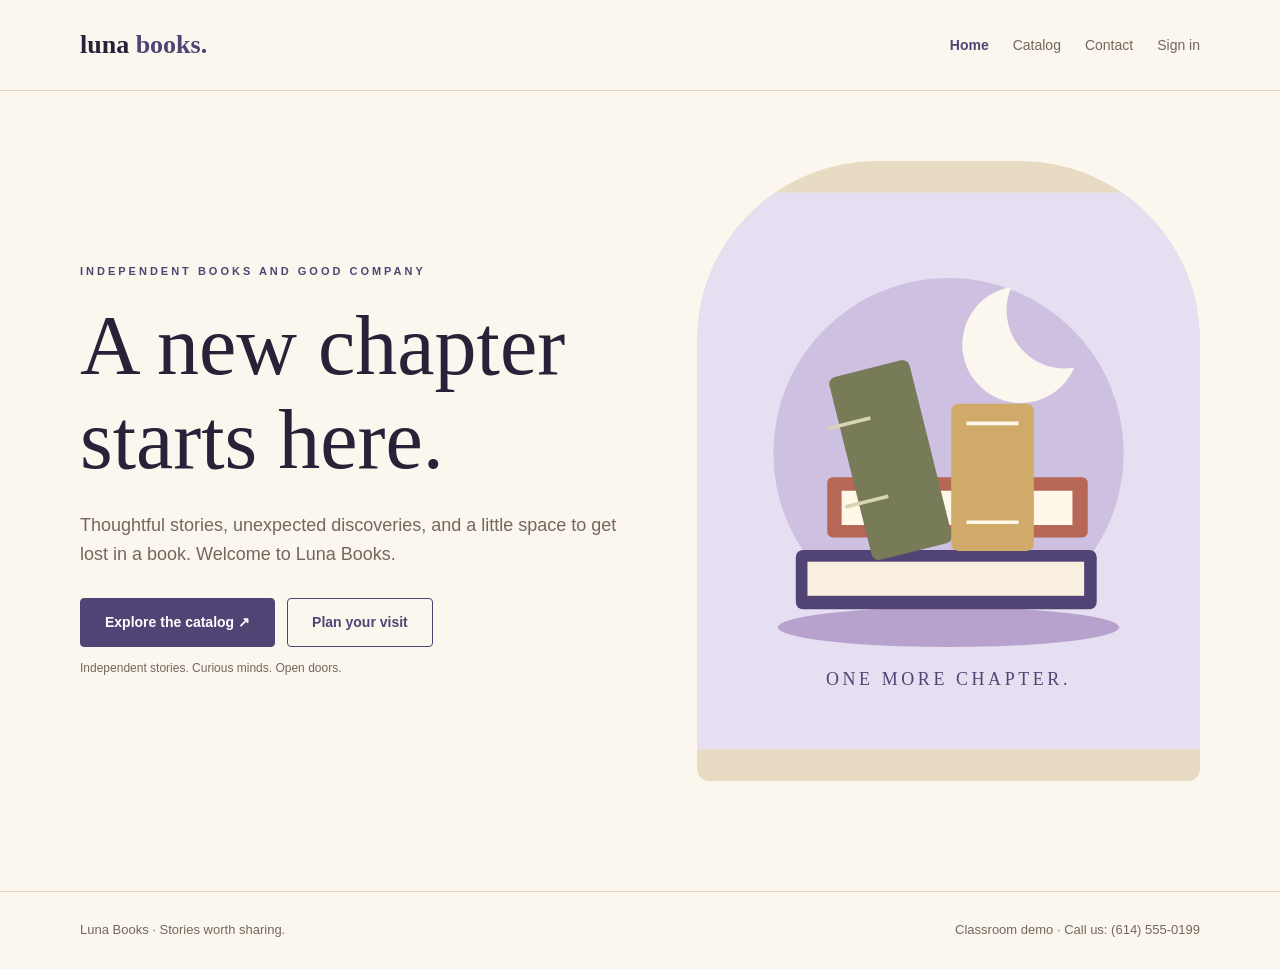
<file: index.html>
<!DOCTYPE html><html lang="en"><head><meta charset="UTF-8"><meta name="viewport" content="width=device-width, initial-scale=1"><meta name="description" content="Luna Books classroom website. Explore our book catalog and discover your next read."><title>Home | Luna Books</title><link rel="stylesheet" href="css/styles.css"></head><body><a class="skip-link" href="#main">Skip to content</a><header class="site-header"><nav class="wrap nav" aria-label="Main navigation"><a class="brand" href="index.html">luna<span> books.</span></a><div class="nav-links"><a href="index.html" aria-current="page">Home</a><a href="pages/catalog.html">Catalog</a><a href="pages/contact.html">Contact</a><a href="pages/login.html">Sign in</a></div></nav></header><main id="main" class="wrap"><section class="hero"><div><p class="eyebrow">Independent books and good company</p><h1>A new chapter<br>starts here.</h1><p class="intro">Thoughtful stories, unexpected discoveries, and a little space to get lost in a book. Welcome to Luna Books.</p><div class="actions"><a class="btn" href="pages/catalog.html">Explore the catalog ↗</a><a class="btn secondary" href="pages/contact.html">Plan your visit</a></div><p class="small-note">Independent stories. Curious minds. Open doors.</p></div><img class="hero-art" src="assets/images/books.svg" alt="Illustration of colorful books and a crescent moon" width="560" height="620"></section></main><footer class="site-footer"><div class="wrap footer-content"><span>Luna Books · Stories worth sharing.</span><span>Classroom demo · Call us: (614) 555-0199</span></div></footer></body></html>
</file>
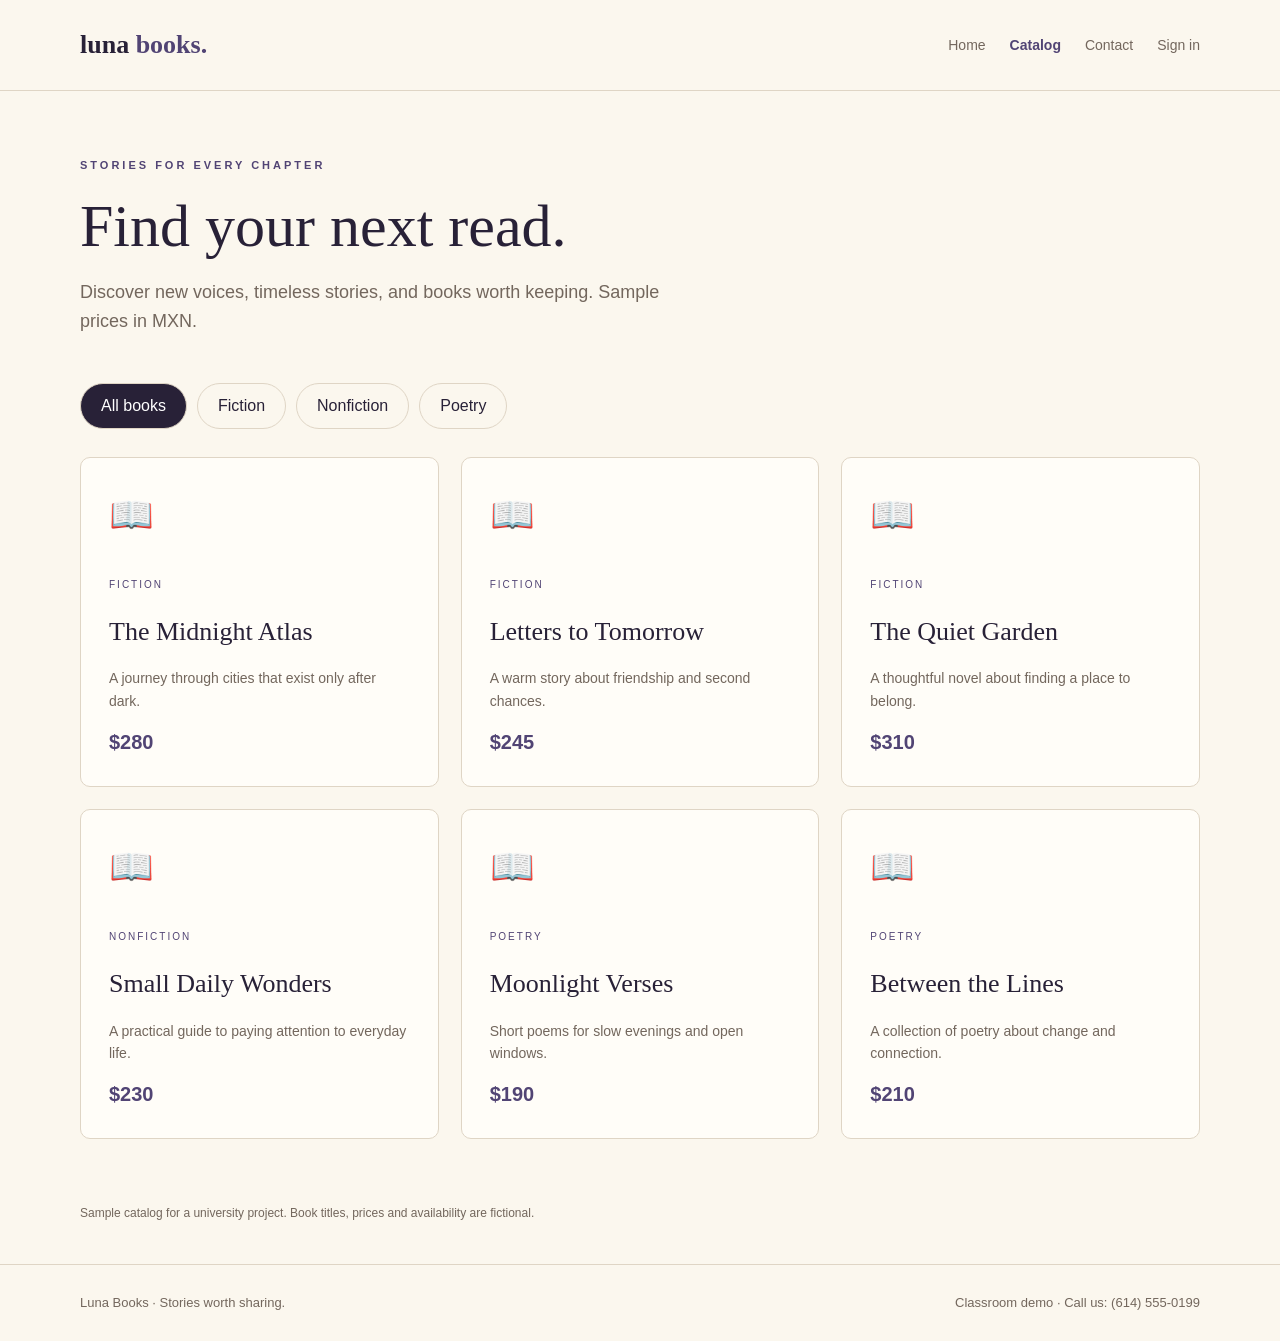
<file: pages/catalog.html>
<!DOCTYPE html><html lang="en"><head><meta charset="UTF-8"><meta name="viewport" content="width=device-width, initial-scale=1"><meta name="description" content="Luna Books classroom website. Explore our book catalog and discover your next read."><title>Catalog | Luna Books</title><link rel="stylesheet" href="../css/styles.css"></head><body><a class="skip-link" href="#main">Skip to content</a><header class="site-header"><nav class="wrap nav" aria-label="Main navigation"><a class="brand" href="../index.html">luna<span> books.</span></a><div class="nav-links"><a href="../index.html">Home</a><a href="catalog.html" aria-current="page">Catalog</a><a href="contact.html">Contact</a><a href="login.html">Sign in</a></div></nav></header><main id="main" class="wrap"><header class="page-head"><p class="eyebrow">Stories for every chapter</p><h1>Find your next read.</h1><p class="intro">Discover new voices, timeless stories, and books worth keeping. Sample prices in MXN.</p></header><div class="filters" role="group" aria-label="Filter books"><button type="button" data-filter="all" aria-pressed="true">All books</button><button type="button" data-filter="fiction" aria-pressed="false">Fiction</button><button type="button" data-filter="nonfiction" aria-pressed="false">Nonfiction</button><button type="button" data-filter="poetry" aria-pressed="false">Poetry</button></div><section class="cards" aria-label="Book catalog"><article class="card" data-category="fiction"><div class="book-icon" aria-hidden="true">📖</div><span class="tag">fiction</span><h2 style="font-size:26px">The Midnight Atlas</h2><p>A journey through cities that exist only after dark.</p><span class="price">$280</span></article><article class="card" data-category="fiction"><div class="book-icon" aria-hidden="true">📖</div><span class="tag">fiction</span><h2 style="font-size:26px">Letters to Tomorrow</h2><p>A warm story about friendship and second chances.</p><span class="price">$245</span></article><article class="card" data-category="fiction"><div class="book-icon" aria-hidden="true">📖</div><span class="tag">fiction</span><h2 style="font-size:26px">The Quiet Garden</h2><p>A thoughtful novel about finding a place to belong.</p><span class="price">$310</span></article><article class="card" data-category="nonfiction"><div class="book-icon" aria-hidden="true">📖</div><span class="tag">nonfiction</span><h2 style="font-size:26px">Small Daily Wonders</h2><p>A practical guide to paying attention to everyday life.</p><span class="price">$230</span></article><article class="card" data-category="poetry"><div class="book-icon" aria-hidden="true">📖</div><span class="tag">poetry</span><h2 style="font-size:26px">Moonlight Verses</h2><p>Short poems for slow evenings and open windows.</p><span class="price">$190</span></article><article class="card" data-category="poetry"><div class="book-icon" aria-hidden="true">📖</div><span class="tag">poetry</span><h2 style="font-size:26px">Between the Lines</h2><p>A collection of poetry about change and connection.</p><span class="price">$210</span></article></section><p class="small-note">Sample catalog for a university project. Book titles, prices and availability are fictional.</p></main><footer class="site-footer"><div class="wrap footer-content"><span>Luna Books · Stories worth sharing.</span><span>Classroom demo · Call us: (614) 555-0199</span></div></footer><script src="../js/main.js" defer></script></body></html>
</file>
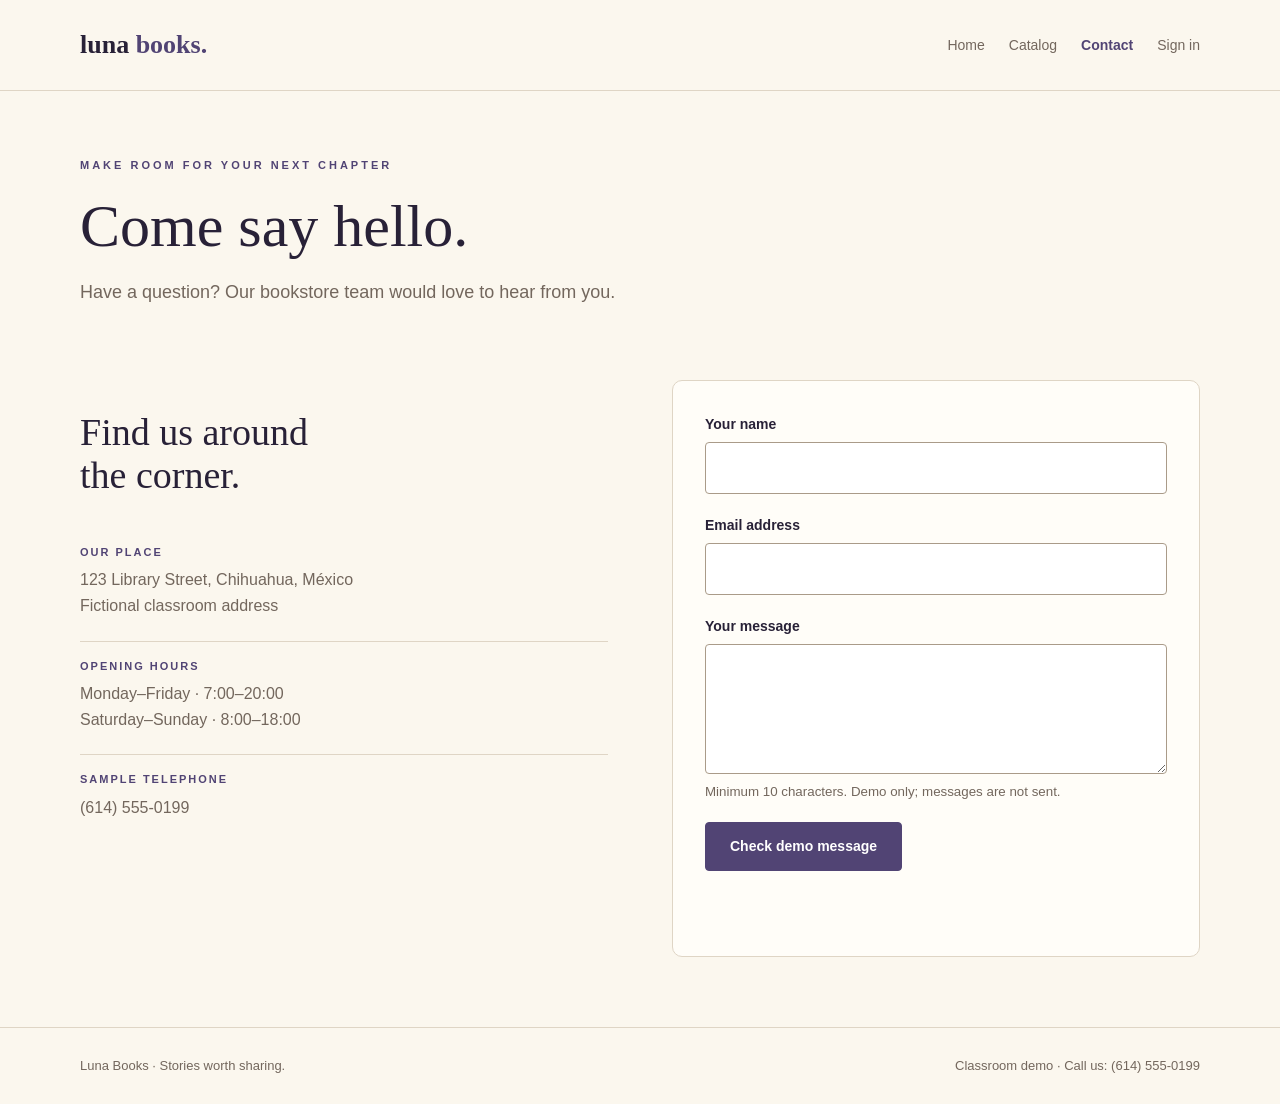
<file: pages/contact.html>
<!DOCTYPE html><html lang="en"><head><meta charset="UTF-8"><meta name="viewport" content="width=device-width, initial-scale=1"><meta name="description" content="Luna Books classroom website. Explore our book catalog and discover your next read."><title>Contact | Luna Books</title><link rel="stylesheet" href="../css/styles.css"><link rel="stylesheet" href="../css/contact.css"></head><body><a class="skip-link" href="#main">Skip to content</a><header class="site-header"><nav class="wrap nav" aria-label="Main navigation"><a class="brand" href="../index.html">luna<span> books.</span></a><div class="nav-links"><a href="../index.html">Home</a><a href="catalog.html">Catalog</a><a href="contact.html" aria-current="page">Contact</a><a href="login.html">Sign in</a></div></nav></header><main id="main" class="wrap"><header class="page-head"><p class="eyebrow">Make room for your next chapter</p><h1>Come say hello.</h1><p class="intro">Have a question? Our bookstore team would love to hear from you.</p></header><section class="split"><div><h2>Find us around<br>the corner.</h2><div class="detail"><strong>Our place</strong><p>123 Library Street, Chihuahua, México<br>Fictional classroom address</p></div><div class="detail"><strong>Opening hours</strong><p>Monday–Friday · 7:00–20:00<br>Saturday–Sunday · 8:00–18:00</p></div><div class="detail"><strong>Sample telephone</strong><p>(614) 555-0199</p></div></div><form id="contact-form" class="panel"><div class="field"><label for="name">Your name</label><input id="name" name="name" required minlength="2" autocomplete="name"></div><div class="field"><label for="email">Email address</label><input id="email" name="email" type="email" required autocomplete="email"></div><div class="field"><label for="message">Your message</label><textarea id="message" name="message" required minlength="10" aria-describedby="message-help"></textarea><small id="message-help">Minimum 10 characters. Demo only; messages are not sent.</small></div><button class="btn" type="submit">Check demo message</button><p id="contact-status" class="status" role="status" aria-live="polite"></p></form></section></main><footer class="site-footer"><div class="wrap footer-content"><span>Luna Books · Stories worth sharing.</span><span>Classroom demo · Call us: (614) 555-0199</span></div></footer><script src="../js/contact.js" defer></script></body></html>
</file>
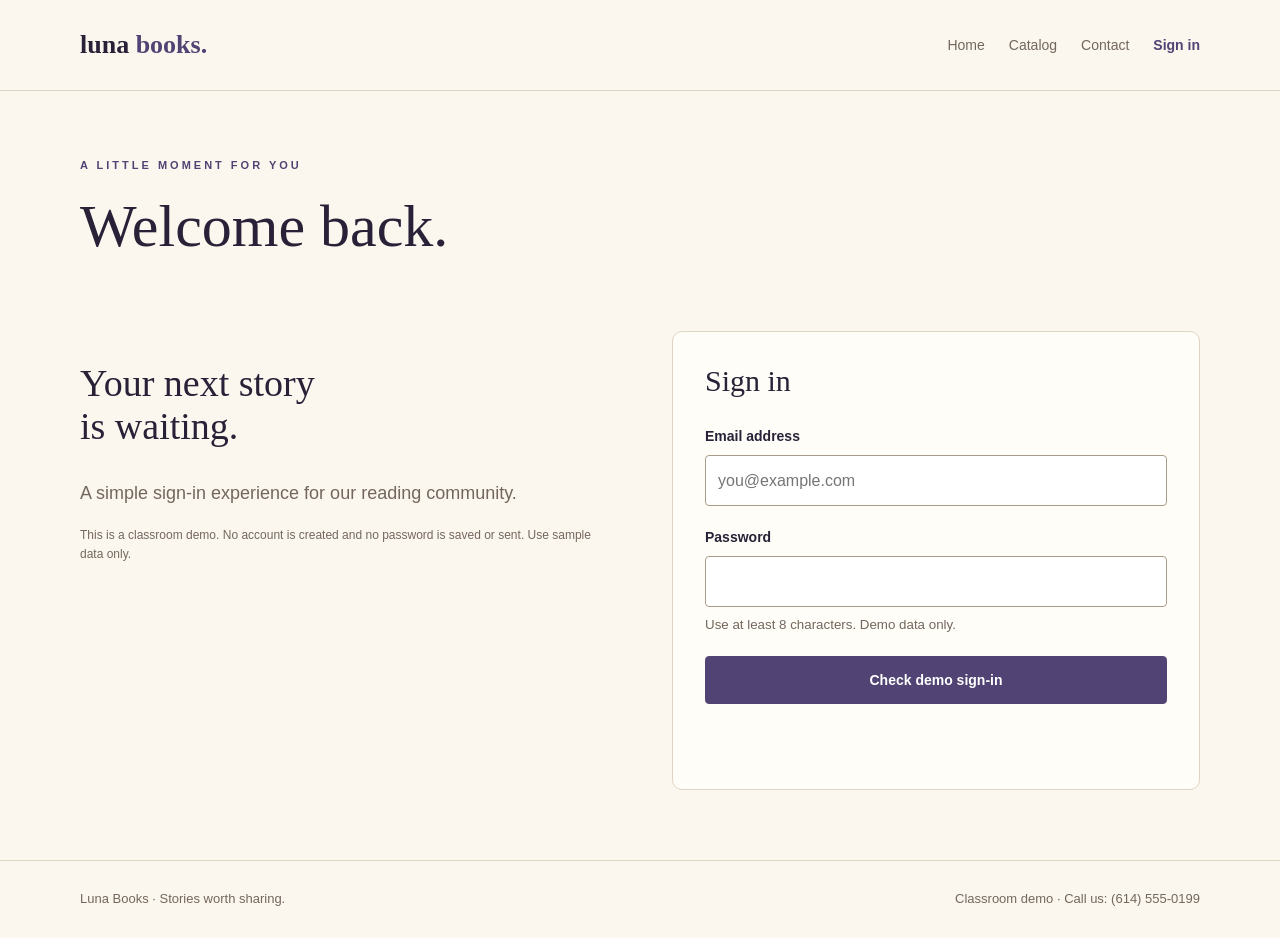
<file: pages/login.html>
<!DOCTYPE html><html lang="en"><head><meta charset="UTF-8"><meta name="viewport" content="width=device-width, initial-scale=1"><meta name="description" content="Luna Books classroom website. Explore our book catalog and discover your next read."><title>Sign in | Luna Books</title><link rel="stylesheet" href="../css/styles.css"><link rel="stylesheet" href="../css/login.css"></head><body><a class="skip-link" href="#main">Skip to content</a><header class="site-header"><nav class="wrap nav" aria-label="Main navigation"><a class="brand" href="../index.html">luna<span> books.</span></a><div class="nav-links"><a href="../index.html">Home</a><a href="catalog.html">Catalog</a><a href="contact.html">Contact</a><a href="login.html" aria-current="page">Sign in</a></div></nav></header><main id="main" class="wrap"><header class="page-head"><p class="eyebrow">A little moment for you</p><h1>Welcome back.</h1></header><section class="split"><div><h2>Your next story<br>is waiting.</h2><p class="intro">A simple sign-in experience for our reading community.</p><p class="small-note">This is a classroom demo. No account is created and no password is saved or sent. Use sample data only.</p></div><form id="login-form" class="panel"><h2 style="font-size:30px;margin-top:0">Sign in</h2><div class="field"><label for="email">Email address</label><input id="email" name="email" type="email" required autocomplete="email" placeholder="you@example.com"></div><div class="field"><label for="password">Password</label><input id="password" name="password" type="password" required minlength="8" autocomplete="current-password" aria-describedby="password-help"><small id="password-help">Use at least 8 characters. Demo data only.</small></div><button class="btn" type="submit">Check demo sign-in</button><p id="login-status" class="status" role="status" aria-live="polite"></p></form></section></main><footer class="site-footer"><div class="wrap footer-content"><span>Luna Books · Stories worth sharing.</span><span>Classroom demo · Call us: (614) 555-0199</span></div></footer><script src="../js/login.js" defer></script></body></html>
</file>
<file: css/styles.css>
:root { --primary: #514474; --ink:#282137; --muted:#73675d; --cream:#fbf7ee; --accent:#c6b4e7; --line:#dfd5c5; }
*{box-sizing:border-box}body{margin:0;background:var(--cream);color:var(--ink);font-family:Arial,sans-serif;line-height:1.6}a{color:inherit}button,input,textarea{font:inherit}button,a,input,textarea{touch-action:manipulation}:focus-visible{outline:3px solid #514474;outline-offset:5px}.skip-link{position:absolute;left:16px;top:-80px;background:#fff;padding:12px;z-index:5}.skip-link:focus{top:12px}.wrap{width:min(1120px,90%);margin:auto}.site-header{border-bottom:1px solid var(--line);background:var(--cream)}.nav{display:flex;align-items:center;justify-content:space-between;gap:24px;min-height:90px}.brand{font-family:Georgia,serif;font-size:26px;font-weight:bold;text-decoration:none;white-space:nowrap}.brand span{color:var(--primary)}.nav-links{display:flex;gap:24px;align-items:center}.nav-links a{text-decoration:none;font-size:14px;color:var(--muted);margin:0}.nav-links a[aria-current=page]{color:var(--primary);font-weight:700}.eyebrow{text-transform:uppercase;letter-spacing:3px;font-size:11px;font-weight:bold;color:var(--primary)}h1,h2,h3{font-family:Georgia,serif;line-height:1.12;font-weight:400}h1{font-size:clamp(42px,7vw,84px);margin:18px 0 24px}h2{font-size:38px}h3{font-size:26px;margin:0 0 12px}.intro{max-width:590px;color:var(--muted);font-size:18px}.btn{display:inline-flex;justify-content:center;align-items:center;min-height:48px;padding:12px 24px;border:1px solid var(--primary);background:var(--primary);color:#fff;text-decoration:none;border-radius:4px;cursor:pointer;font-size:14px;font-weight:700}.btn.secondary{background:transparent;color:var(--primary)}.actions{display:flex;flex-wrap:wrap;gap:12px;margin-top:30px}.hero{display:grid;grid-template-columns:1.1fr 1fr;gap:64px;align-items:center;padding:70px 0}.hero-art{width:100%;border-radius:180px 180px 12px 12px;background:#e8dbc3}.small-note{font-size:12px;color:var(--muted)}.page-head{padding:55px 0 30px}.page-head h1{font-size:60px;margin-bottom:16px}.filters{display:flex;gap:10px;flex-wrap:wrap;margin-bottom:28px}.filters button{border:1px solid var(--line);padding:9px 20px;border-radius:30px;background:transparent;cursor:pointer;color:var(--ink)}.filters button[aria-pressed=true]{background:var(--ink);color:#fff}.cards{display:grid;grid-template-columns:repeat(3,1fr);gap:22px;margin-bottom:65px}.card{padding:28px;background:#fffdf8;border:1px solid var(--line);border-radius:10px}.book-icon{font-size:36px;margin-bottom:26px}.card p{color:var(--muted);font-size:14px}.price{font-weight:700;color:var(--primary);font-size:20px}.tag{font-size:10px;text-transform:uppercase;letter-spacing:2px;color:var(--primary)}.site-footer{border-top:1px solid var(--line);padding:28px 0;margin-top:40px}.footer-content{display:flex;justify-content:space-between;gap:18px;font-size:13px;color:var(--muted)}.split{display:grid;grid-template-columns:1fr 1fr;gap:64px;margin:25px 0 70px}.panel{padding:32px;background:#fffdf8;border:1px solid var(--line);border-radius:10px}.field{display:flex;flex-direction:column;gap:7px;margin-bottom:20px}.field label{font-weight:700;font-size:14px}input,textarea{width:100%;border:1px solid #aa9b89;border-radius:4px;background:#fff;padding:12px;color:var(--ink)}textarea{min-height:130px;resize:vertical}.status{min-height:25px;font-size:14px;color:var(--primary)}.detail{border-bottom:1px solid var(--line);padding:16px 0}.detail strong{display:block}.detail p{margin:6px 0;color:var(--muted)}[hidden]{display:none!important}@media(max-width:760px){.nav{flex-direction:column;align-items:flex-start;padding:20px 0;gap:15px}.nav-links{gap:20px;flex-wrap:wrap}.hero,.split{grid-template-columns:1fr;gap:32px}.hero{padding:36px 0}.hero-art{max-height:370px}.cards{grid-template-columns:1fr}.page-head{padding-top:30px}.page-head h1{font-size:44px}.footer-content{flex-direction:column}.panel{padding:24px}}
</file>
<file: css/contact.css>
.detail:last-child{border-bottom:0}.detail strong{text-transform:uppercase;font-size:11px;letter-spacing:2px;color:var(--primary)}#message-help{color:var(--muted)}
</file>
<file: css/login.css>
.panel .btn{width:100%}.panel:focus-within{border-color:var(--primary)}#password-help{color:var(--muted)}.panel h2{margin-bottom:28px}
</file>
